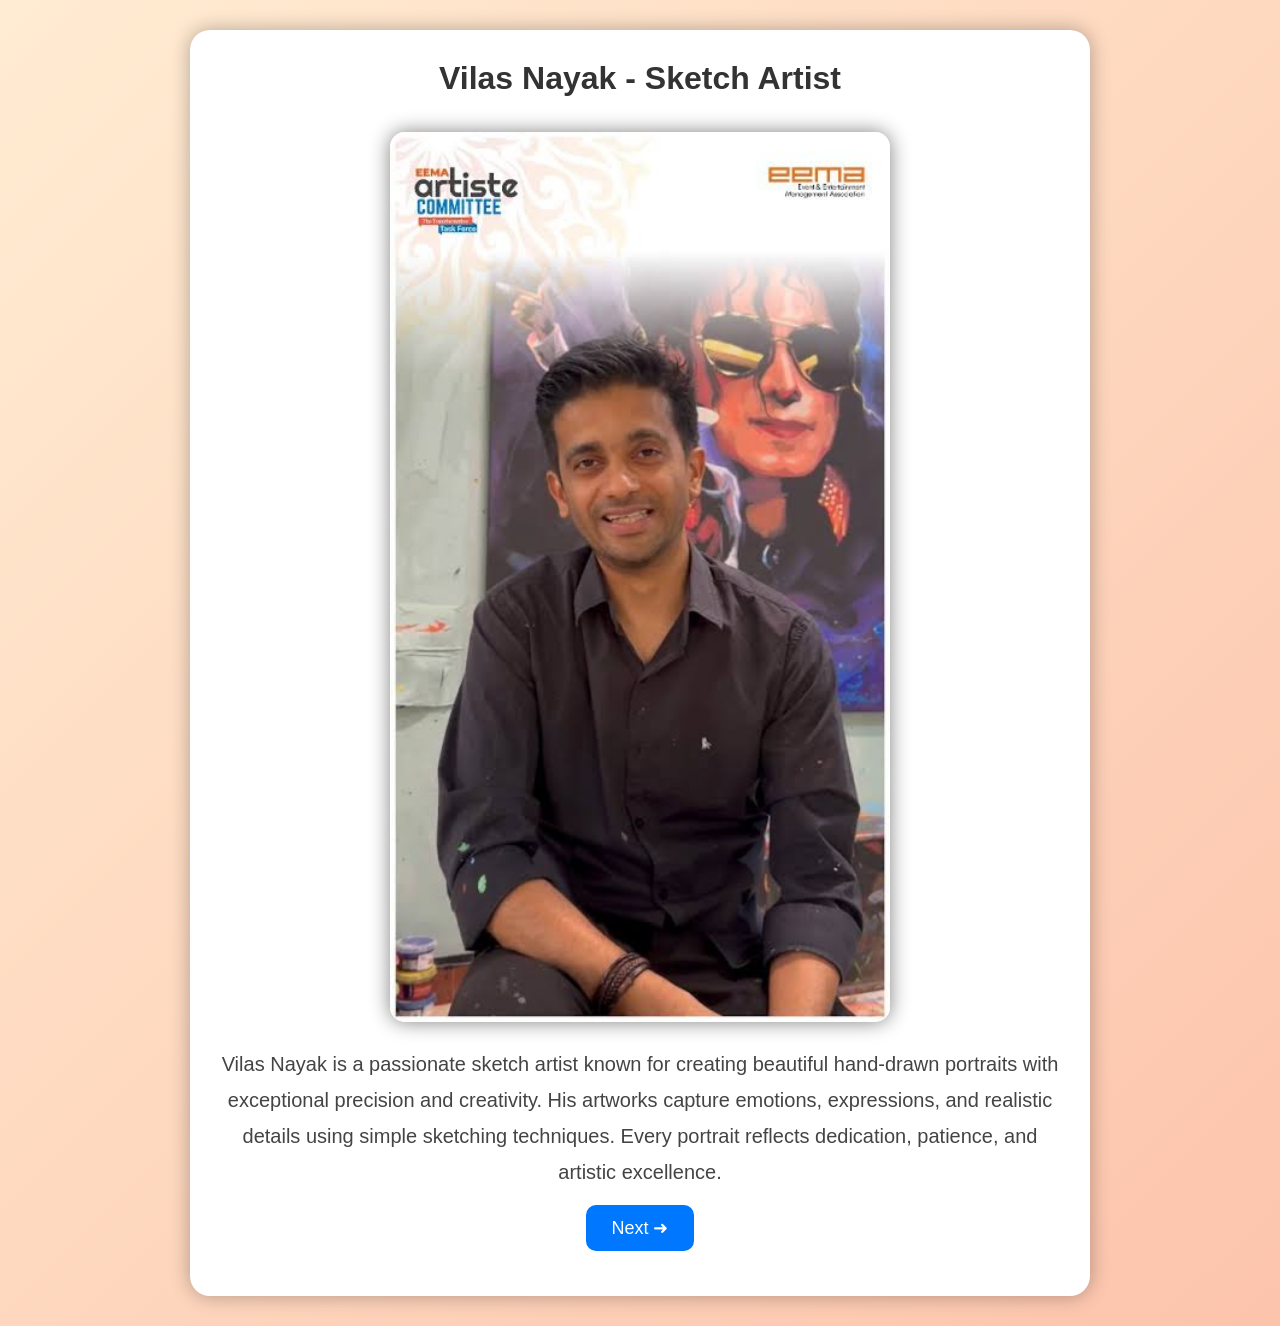
<file: index.html>
<!DOCTYPE html>
<html lang="en">
<head>
<meta charset="UTF-8">
<meta name="viewport" content="width=device-width, initial-scale=1.0">
<title>Vilas Nayak - Sketch Artist</title>

<style>
*{
margin:0;
padding:0;
box-sizing:border-box;
font-family:Arial,sans-serif;
}

body{
background:linear-gradient(135deg,#ffecd2,#fcb69f,#84fab0,#8fd3f4);
background-size:400% 400%;
animation:bg 10s infinite alternate;
text-align:center;
padding:30px;
}

@keyframes bg{
0%{background-position:left;}
100%{background-position:right;}
}

.container{
max-width:900px;
margin:auto;
background:white;
padding:30px;
border-radius:20px;
box-shadow:0 0 20px rgba(0,0,0,.3);
}

img{
width:80%;
max-width:500px;
border-radius:15px;
margin:20px;
box-shadow:0 0 20px gray;
}

h1{
color:#333;
margin-bottom:15px;
}

p{
font-size:20px;
line-height:1.8;
color:#444;
}

a{
display:inline-block;
margin:15px;
padding:12px 25px;
background:#0077ff;
color:white;
text-decoration:none;
border-radius:10px;
font-size:18px;
}

a:hover{
background:#0056cc;
}
</style>

</head>

<body>

<div class="container">

<h1>Vilas Nayak - Sketch Artist</h1>

<img src="vilasnayak1.png" alt="Vilas Nayak">

<p>
Vilas Nayak is a passionate sketch artist known for creating
beautiful hand-drawn portraits with exceptional precision and
creativity. His artworks capture emotions, expressions, and
realistic details using simple sketching techniques. Every portrait
reflects dedication, patience, and artistic excellence.
</p>

<a href="image2.html">Next ➜</a>

</div>

</body>
</html>
</file>
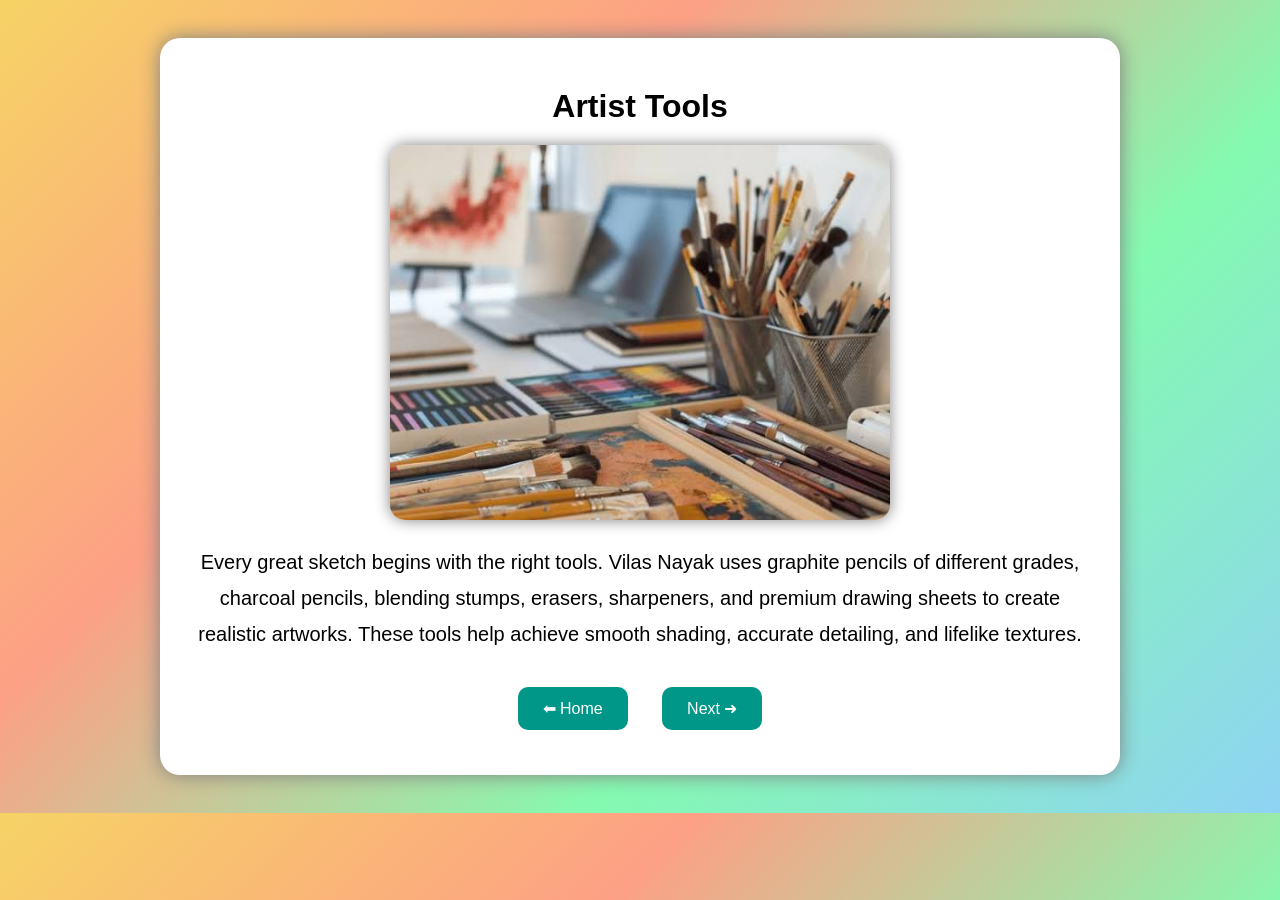
<file: image2.html>
<!DOCTYPE html>
<html lang="en">
<head>
<meta charset="UTF-8">
<meta name="viewport" content="width=device-width, initial-scale=1.0">
<title>Artist Tools</title>

<style>

body{
font-family:Arial;
background:linear-gradient(135deg,#f6d365,#fda085,#84fab0,#8fd3f4);
text-align:center;
padding:30px;
}

.container{
background:white;
padding:30px;
max-width:900px;
margin:auto;
border-radius:20px;
box-shadow:0 0 20px gray;
}

img{
width:80%;
max-width:500px;
border-radius:15px;
box-shadow:0 0 15px gray;
}

h1{
margin:20px;
}

p{
font-size:20px;
line-height:1.8;
}

a{
display:inline-block;
margin:15px;
padding:12px 25px;
background:#009688;
color:white;
text-decoration:none;
border-radius:10px;
}

</style>

</head>

<body>

<div class="container">

<h1>Artist Tools</h1>

<img src="vilasnayak2.png">

<p>

Every great sketch begins with the right tools.
Vilas Nayak uses graphite pencils of different grades,
charcoal pencils, blending stumps, erasers, sharpeners,
and premium drawing sheets to create realistic artworks.
These tools help achieve smooth shading, accurate detailing,
and lifelike textures.

</p>

<a href="index.html">⬅ Home</a>

<a href="image3.html">Next ➜</a>

</div>

</body>
</html>
</file>
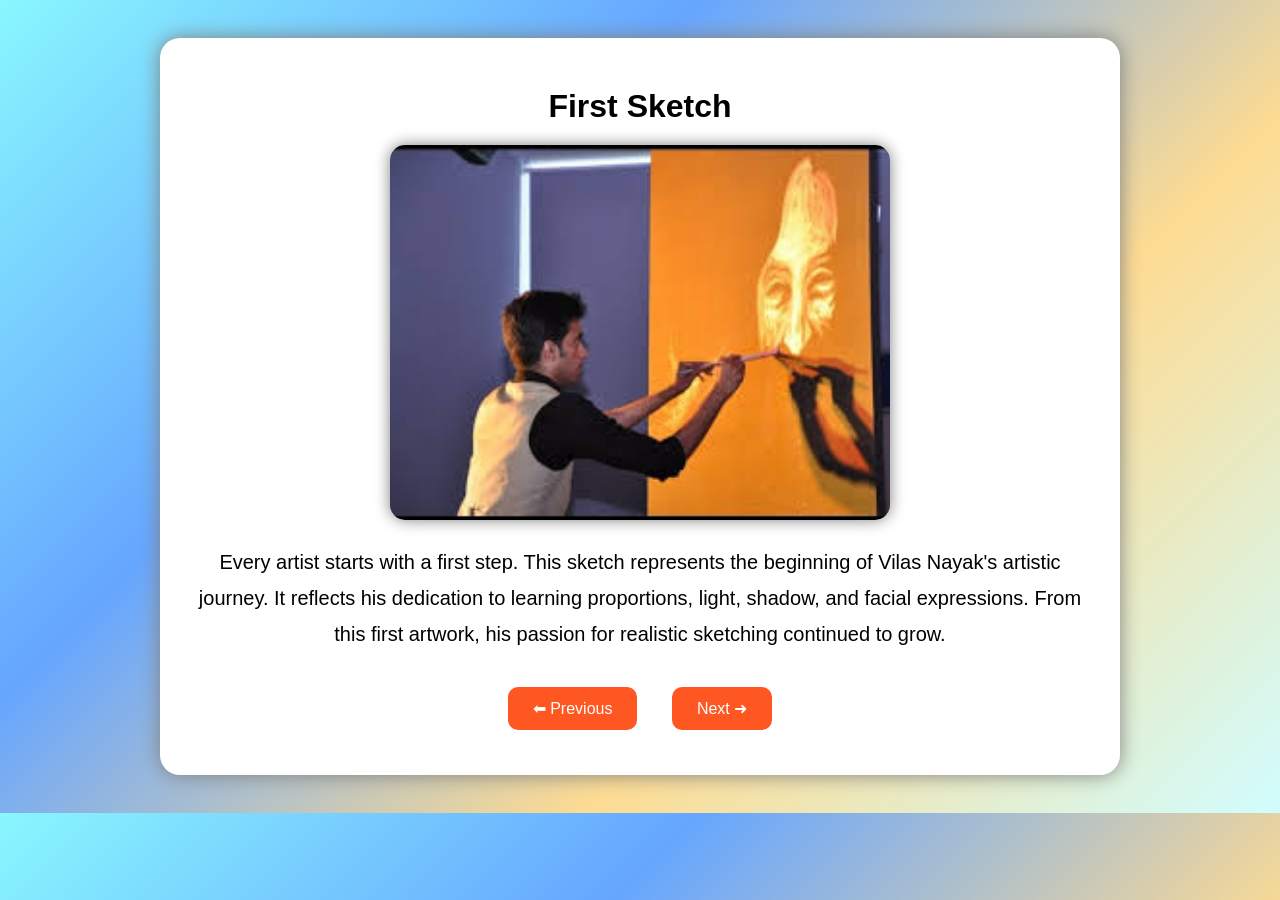
<file: image3.html>
<!DOCTYPE html>
<html lang="en">
<head>

<meta charset="UTF-8">
<meta name="viewport" content="width=device-width, initial-scale=1.0">

<title>First Sketch</title>

<style>

body{

font-family:Arial;
background:linear-gradient(135deg,#89f7fe,#66a6ff,#fddb92,#d1fdff);
padding:30px;
text-align:center;

}

.container{

background:white;
max-width:900px;
margin:auto;
padding:30px;
border-radius:20px;
box-shadow:0 0 20px gray;

}

img{

width:80%;
max-width:500px;
border-radius:15px;
box-shadow:0 0 15px gray;

}

h1{

margin:20px;

}

p{

font-size:20px;
line-height:1.8;

}

a{

display:inline-block;
margin:15px;
padding:12px 25px;
background:#ff5722;
color:white;
text-decoration:none;
border-radius:10px;

}

</style>

</head>

<body>

<div class="container">

<h1>First Sketch</h1>

<img src="vilasnayak4.png">

<p>

Every artist starts with a first step.
This sketch represents the beginning of Vilas Nayak's artistic
journey. It reflects his dedication to learning proportions,
light, shadow, and facial expressions. From this first artwork,
his passion for realistic sketching continued to grow.

</p>

<a href="image2.html">⬅ Previous</a>

<a href="image4.html">Next ➜</a>

</div>

</body>
</html>
</file>
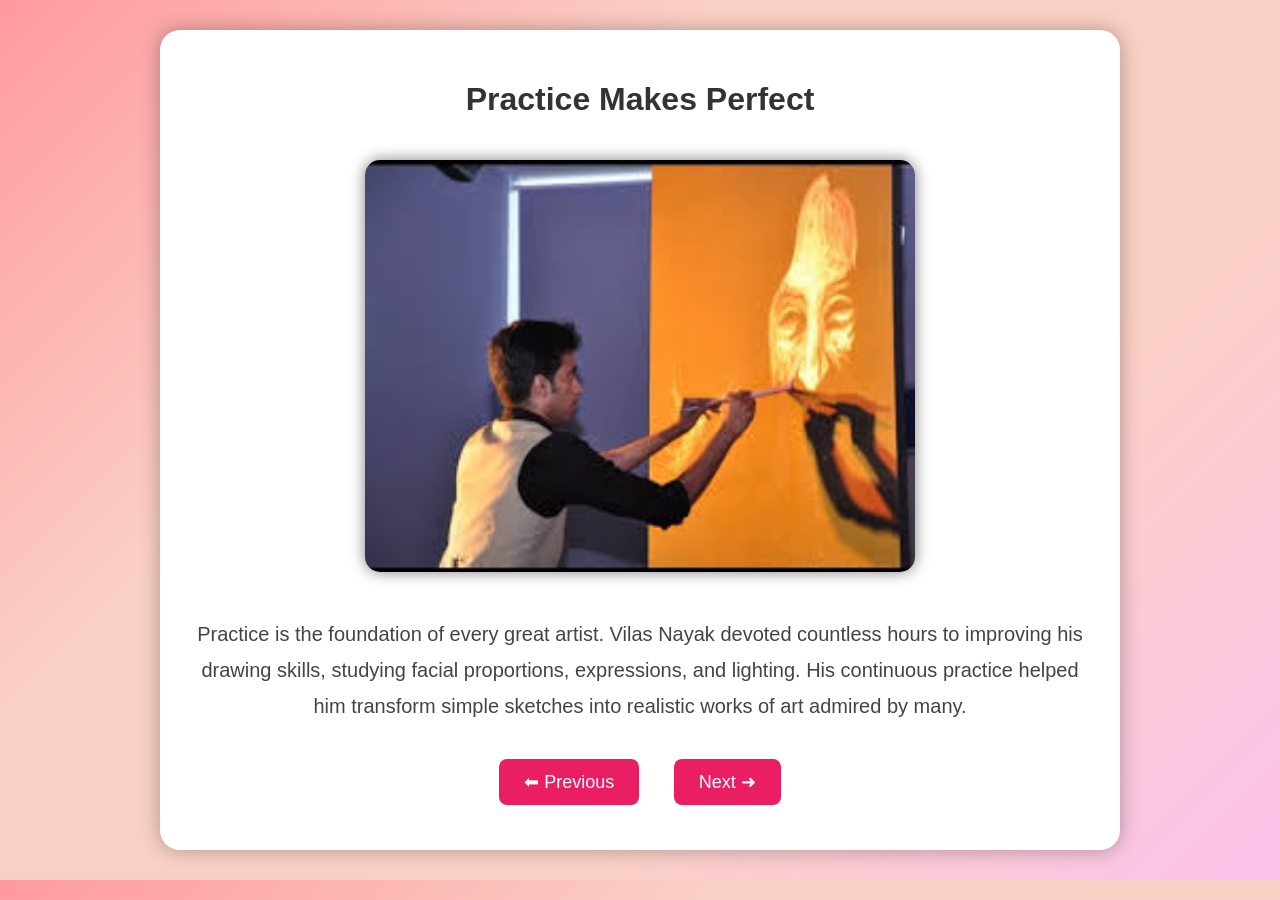
<file: image4.html>
<!DOCTYPE html>
<html lang="en">
<head>
<meta charset="UTF-8">
<meta name="viewport" content="width=device-width, initial-scale=1.0">
<title>Practice</title>

<style>
body{
font-family:Arial,sans-serif;
margin:0;
padding:30px;
text-align:center;
background:linear-gradient(135deg,#ff9a9e,#fad0c4,#fad0c4,#fbc2eb);
}

.container{
max-width:900px;
margin:auto;
background:white;
padding:30px;
border-radius:20px;
box-shadow:0 0 20px rgba(0,0,0,.3);
}

img{
width:80%;
max-width:550px;
border-radius:15px;
box-shadow:0 0 15px gray;
margin:20px;
}

h1{
color:#333;
}

p{
font-size:20px;
line-height:1.8;
color:#444;
}

a{
display:inline-block;
margin:15px;
padding:12px 25px;
background:#e91e63;
color:white;
text-decoration:none;
border-radius:8px;
font-size:18px;
}

a:hover{
background:#c2185b;
}
</style>

</head>

<body>

<div class="container">

<h1>Practice Makes Perfect</h1>

<img src="vilasnayak4.png" alt="Practice">

<p>
Practice is the foundation of every great artist. Vilas Nayak devoted
countless hours to improving his drawing skills, studying facial
proportions, expressions, and lighting. His continuous practice helped
him transform simple sketches into realistic works of art admired by many.
</p>

<a href="image3.html">⬅ Previous</a>
<a href="image5.html">Next ➜</a>

</div>

</body>
</html>
</file>
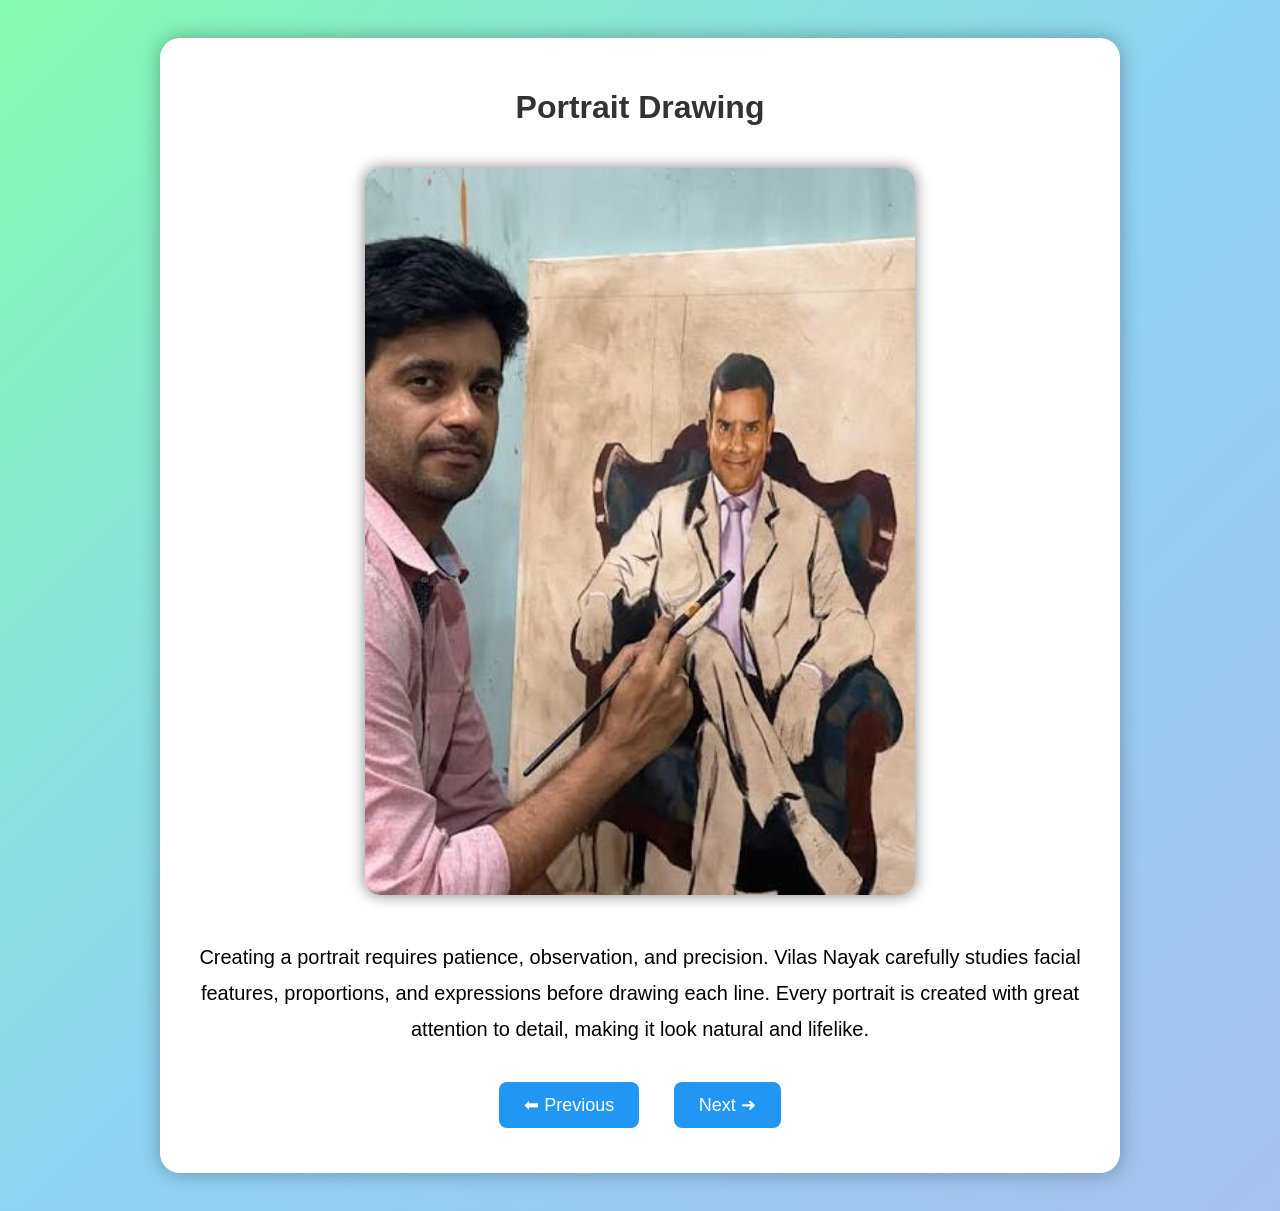
<file: image5.html>
<!DOCTYPE html>
<html lang="en">
<head>
<meta charset="UTF-8">
<meta name="viewport" content="width=device-width, initial-scale=1.0">
<title>Portrait Drawing</title>

<style>
body{
font-family:Arial,sans-serif;
background:linear-gradient(135deg,#84fab0,#8fd3f4,#a6c1ee);
padding:30px;
text-align:center;
}

.container{
background:white;
max-width:900px;
margin:auto;
padding:30px;
border-radius:20px;
box-shadow:0 0 20px rgba(0,0,0,.3);
}

img{
width:80%;
max-width:550px;
border-radius:15px;
box-shadow:0 0 15px gray;
margin:20px;
}

h1{
color:#333;
}

p{
font-size:20px;
line-height:1.8;
}

a{
display:inline-block;
margin:15px;
padding:12px 25px;
background:#2196f3;
color:white;
text-decoration:none;
border-radius:8px;
font-size:18px;
}

a:hover{
background:#1565c0;
}
</style>

</head>

<body>

<div class="container">

<h1>Portrait Drawing</h1>

<img src="vilasnayak5.png" alt="Portrait Drawing">

<p>
Creating a portrait requires patience, observation, and precision.
Vilas Nayak carefully studies facial features, proportions, and
expressions before drawing each line. Every portrait is created with
great attention to detail, making it look natural and lifelike.
</p>

<a href="image4.html">⬅ Previous</a>
<a href="image6.html">Next ➜</a>

</div>

</body>
</html>
</file>
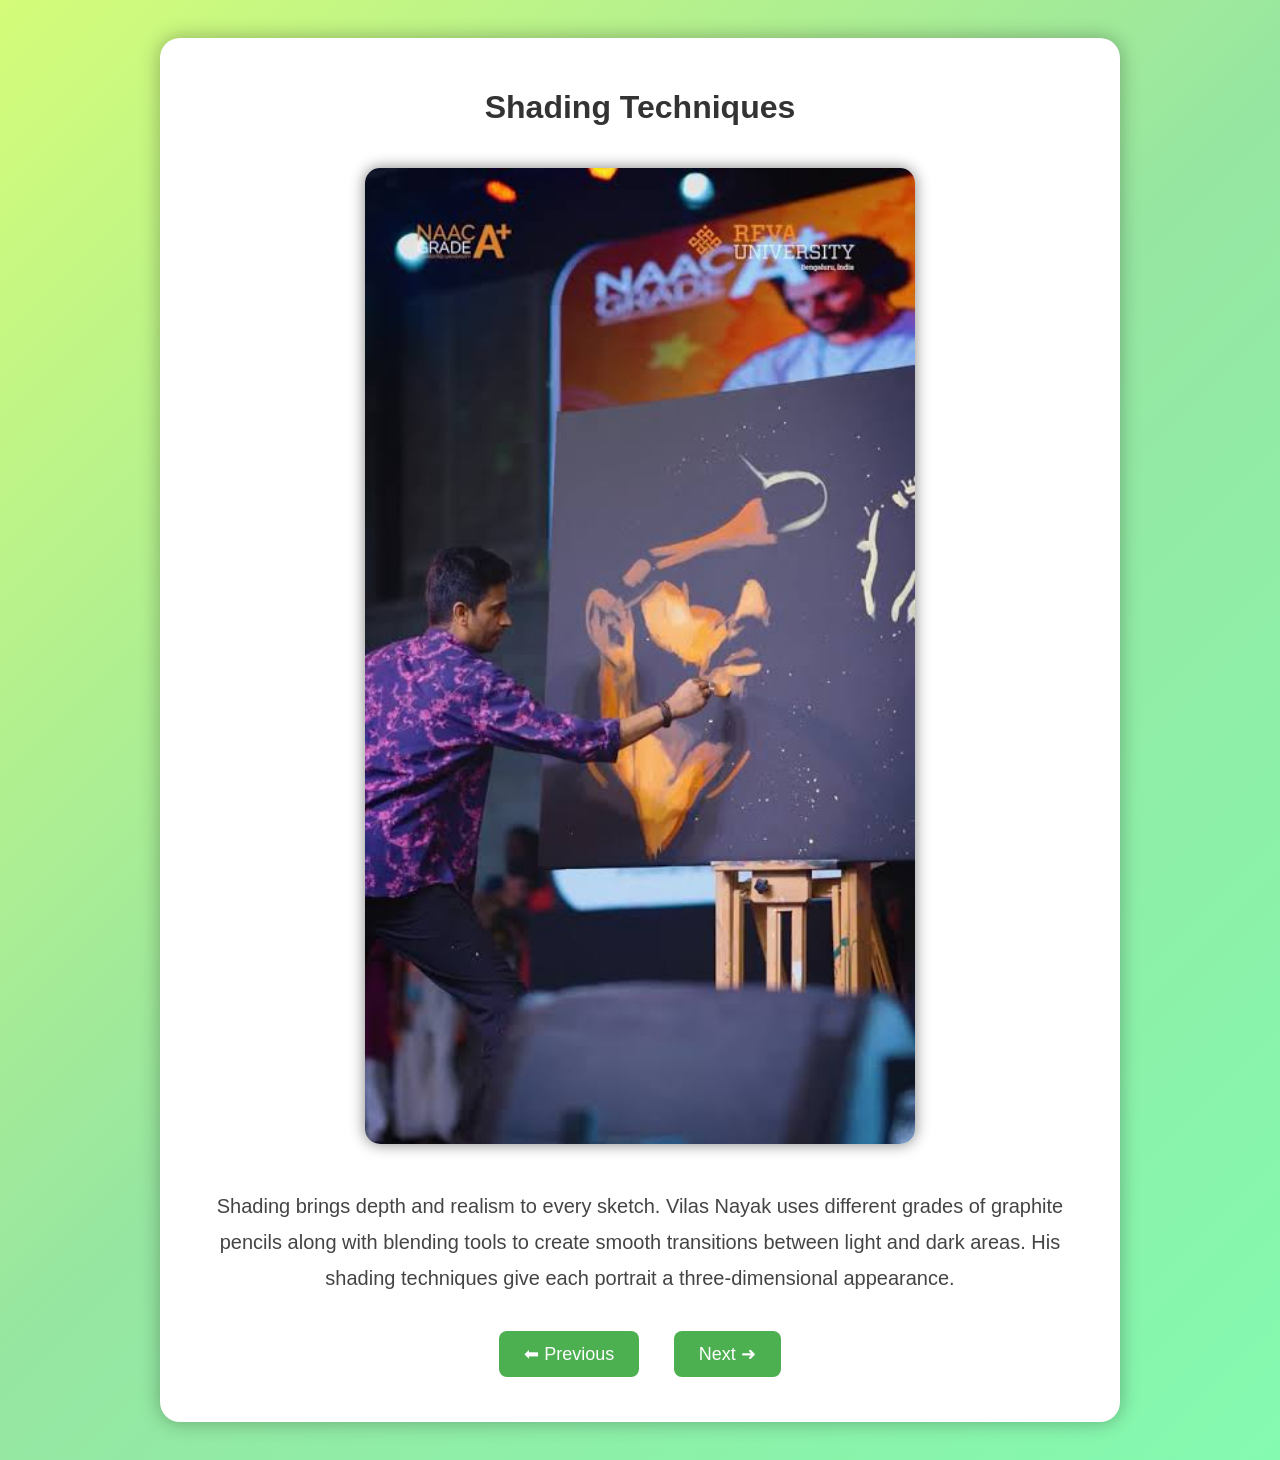
<file: image6.html>
<!DOCTYPE html>
<html lang="en">
<head>
<meta charset="UTF-8">
<meta name="viewport" content="width=device-width, initial-scale=1.0">
<title>Shading Techniques</title>

<style>
body{
font-family:Arial,sans-serif;
background:linear-gradient(135deg,#d4fc79,#96e6a1,#84fab0);
padding:30px;
text-align:center;
}

.container{
max-width:900px;
margin:auto;
background:white;
padding:30px;
border-radius:20px;
box-shadow:0 0 20px rgba(0,0,0,.3);
}

img{
width:80%;
max-width:550px;
border-radius:15px;
box-shadow:0 0 15px gray;
margin:20px;
}

h1{
color:#333;
}

p{
font-size:20px;
line-height:1.8;
color:#444;
}

a{
display:inline-block;
margin:15px;
padding:12px 25px;
background:#4caf50;
color:white;
text-decoration:none;
border-radius:8px;
font-size:18px;
}

a:hover{
background:#2e7d32;
}
</style>

</head>

<body>

<div class="container">

<h1>Shading Techniques</h1>

<img src="vilasnayak6.png" alt="Shading">

<p>
Shading brings depth and realism to every sketch. Vilas Nayak uses
different grades of graphite pencils along with blending tools to
create smooth transitions between light and dark areas. His shading
techniques give each portrait a three-dimensional appearance.
</p>

<a href="image5.html">⬅ Previous</a>
<a href="image7.html">Next ➜</a>

</div>

</body>
</html>
</file>
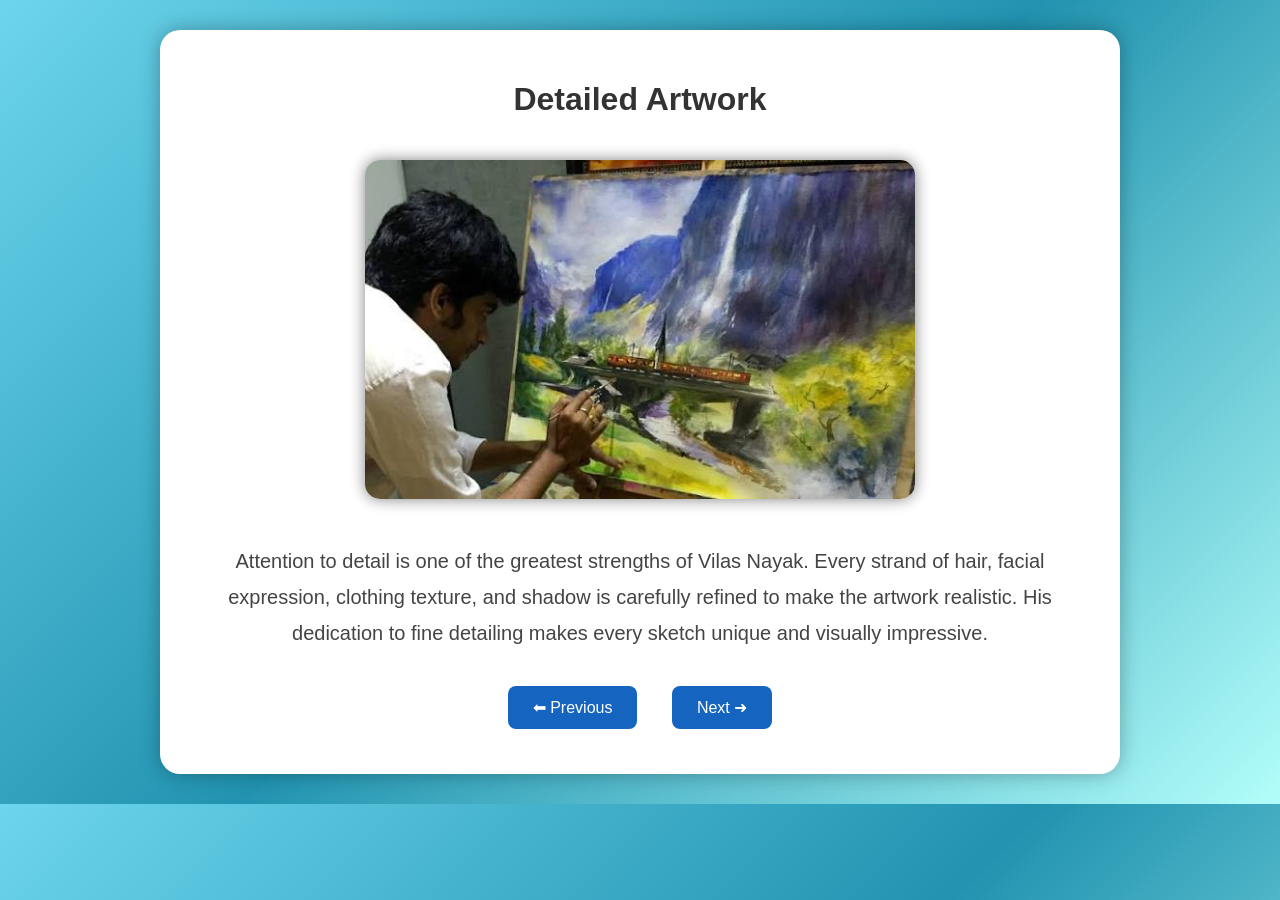
<file: image7.html>
<!DOCTYPE html>
<html lang="en">
<head>
<meta charset="UTF-8">
<meta name="viewport" content="width=device-width, initial-scale=1.0">
<title>Detailed Artwork</title>

<style>
body{
font-family:Arial,sans-serif;
margin:0;
padding:30px;
text-align:center;
background:linear-gradient(135deg,#6dd5ed,#2193b0,#b2fefa);
}

.container{
max-width:900px;
margin:auto;
background:#fff;
padding:30px;
border-radius:20px;
box-shadow:0 0 20px rgba(0,0,0,.3);
}

img{
width:80%;
max-width:550px;
border-radius:15px;
box-shadow:0 0 15px gray;
margin:20px;
}

h1{color:#333;}

p{
font-size:20px;
line-height:1.8;
color:#444;
}

a{
display:inline-block;
margin:15px;
padding:12px 25px;
background:#1565c0;
color:white;
text-decoration:none;
border-radius:8px;
}
</style>

</head>

<body>

<div class="container">

<h1>Detailed Artwork</h1>

<img src="vilasnayak7.png" alt="Detailed Artwork">

<p>
Attention to detail is one of the greatest strengths of Vilas Nayak.
Every strand of hair, facial expression, clothing texture, and shadow
is carefully refined to make the artwork realistic. His dedication to
fine detailing makes every sketch unique and visually impressive.
</p>

<a href="image6.html">⬅ Previous</a>
<a href="image8.html">Next ➜</a>

</div>

</body>
</html>
</file>
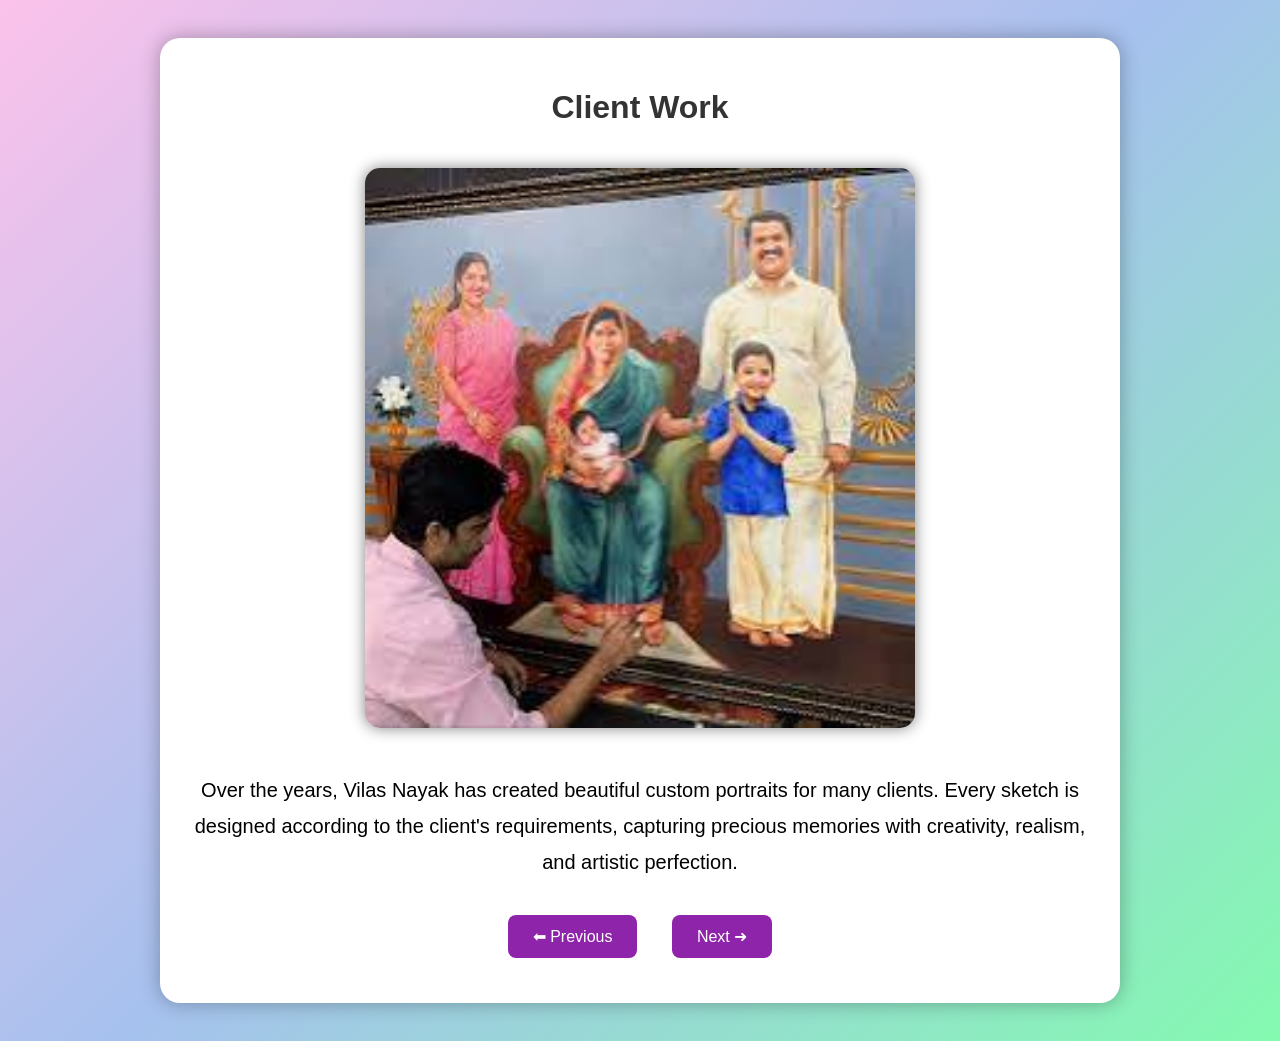
<file: image8.html>
<!DOCTYPE html>
<html lang="en">
<head>
<meta charset="UTF-8">
<meta name="viewport" content="width=device-width, initial-scale=1.0">
<title>Client Work</title>

<style>
body{
font-family:Arial,sans-serif;
text-align:center;
padding:30px;
background:linear-gradient(135deg,#fbc2eb,#a6c1ee,#84fab0);
}

.container{
max-width:900px;
margin:auto;
background:white;
padding:30px;
border-radius:20px;
box-shadow:0 0 20px rgba(0,0,0,.3);
}

img{
width:80%;
max-width:550px;
border-radius:15px;
box-shadow:0 0 15px gray;
margin:20px;
}

h1{color:#333;}

p{
font-size:20px;
line-height:1.8;
}

a{
display:inline-block;
margin:15px;
padding:12px 25px;
background:#8e24aa;
color:white;
text-decoration:none;
border-radius:8px;
}
</style>

</head>

<body>

<div class="container">

<h1>Client Work</h1>

<img src="vilasnayak8.png" alt="Client Work">

<p>
Over the years, Vilas Nayak has created beautiful custom portraits
for many clients. Every sketch is designed according to the client's
requirements, capturing precious memories with creativity, realism,
and artistic perfection.
</p>

<a href="image7.html">⬅ Previous</a>
<a href="image9.html">Next ➜</a>

</div>

</body>
</html>
</file>
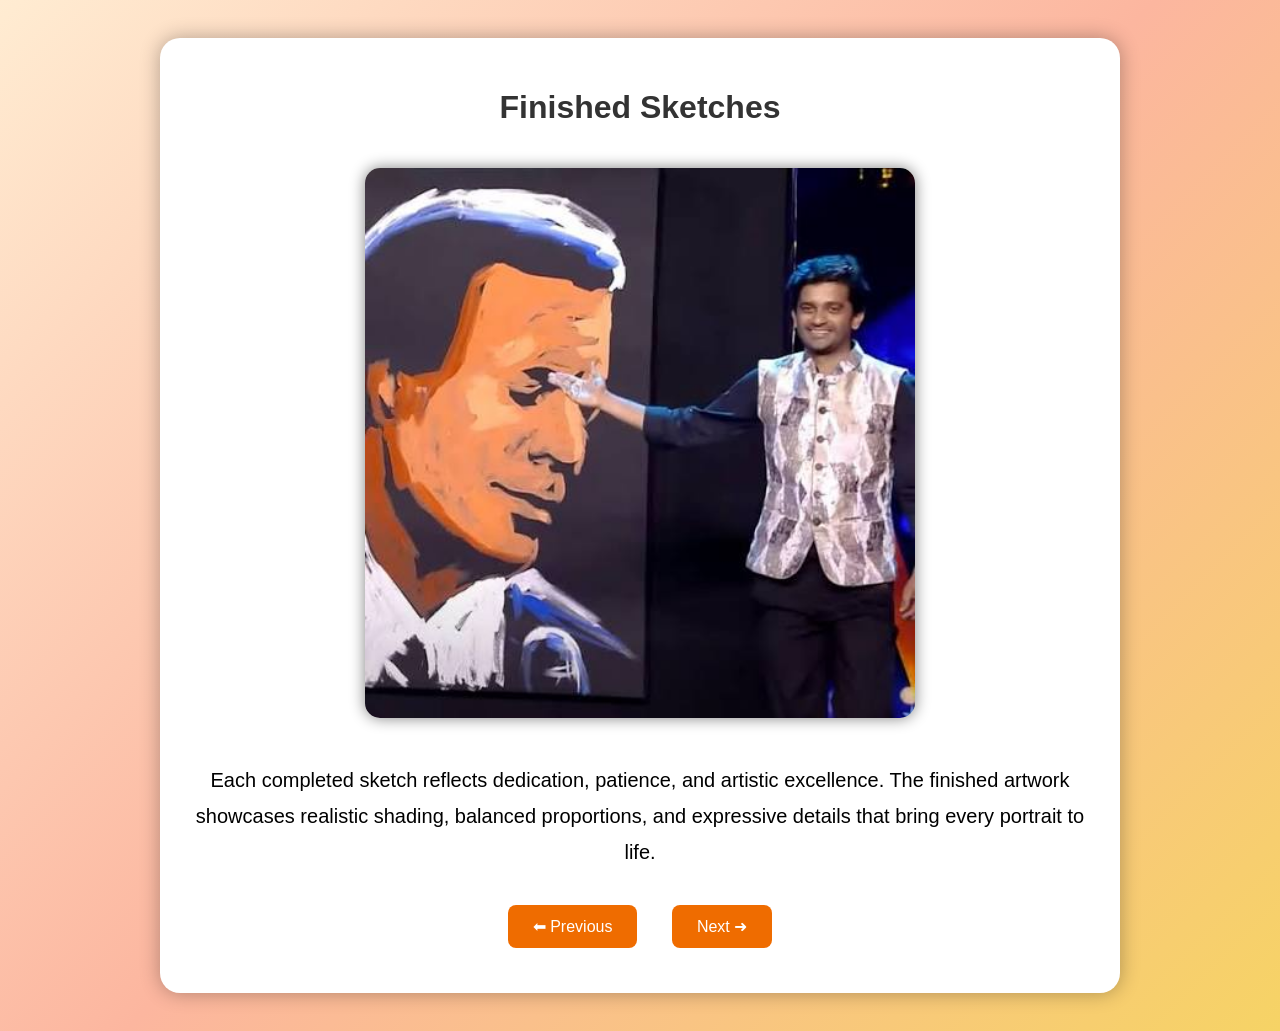
<file: image9.html>
<!DOCTYPE html>
<html lang="en">
<head>
<meta charset="UTF-8">
<meta name="viewport" content="width=device-width, initial-scale=1.0">
<title>Finished Sketches</title>

<style>
body{
font-family:Arial,sans-serif;
text-align:center;
padding:30px;
background:linear-gradient(135deg,#ffecd2,#fcb69f,#f6d365);
}

.container{
max-width:900px;
margin:auto;
background:white;
padding:30px;
border-radius:20px;
box-shadow:0 0 20px rgba(0,0,0,.3);
}

img{
width:80%;
max-width:550px;
border-radius:15px;
box-shadow:0 0 15px gray;
margin:20px;
}

h1{color:#333;}

p{
font-size:20px;
line-height:1.8;
}

a{
display:inline-block;
margin:15px;
padding:12px 25px;
background:#ef6c00;
color:white;
text-decoration:none;
border-radius:8px;
}
</style>

</head>

<body>

<div class="container">

<h1>Finished Sketches</h1>

<img src="vilasnayak9.png" alt="Finished Sketches">

<p>
Each completed sketch reflects dedication, patience, and artistic
excellence. The finished artwork showcases realistic shading,
balanced proportions, and expressive details that bring every portrait
to life.
</p>

<a href="image8.html">⬅ Previous</a>
<a href="image10.html">Next ➜</a>

</div>

</body>
</html>
</file>
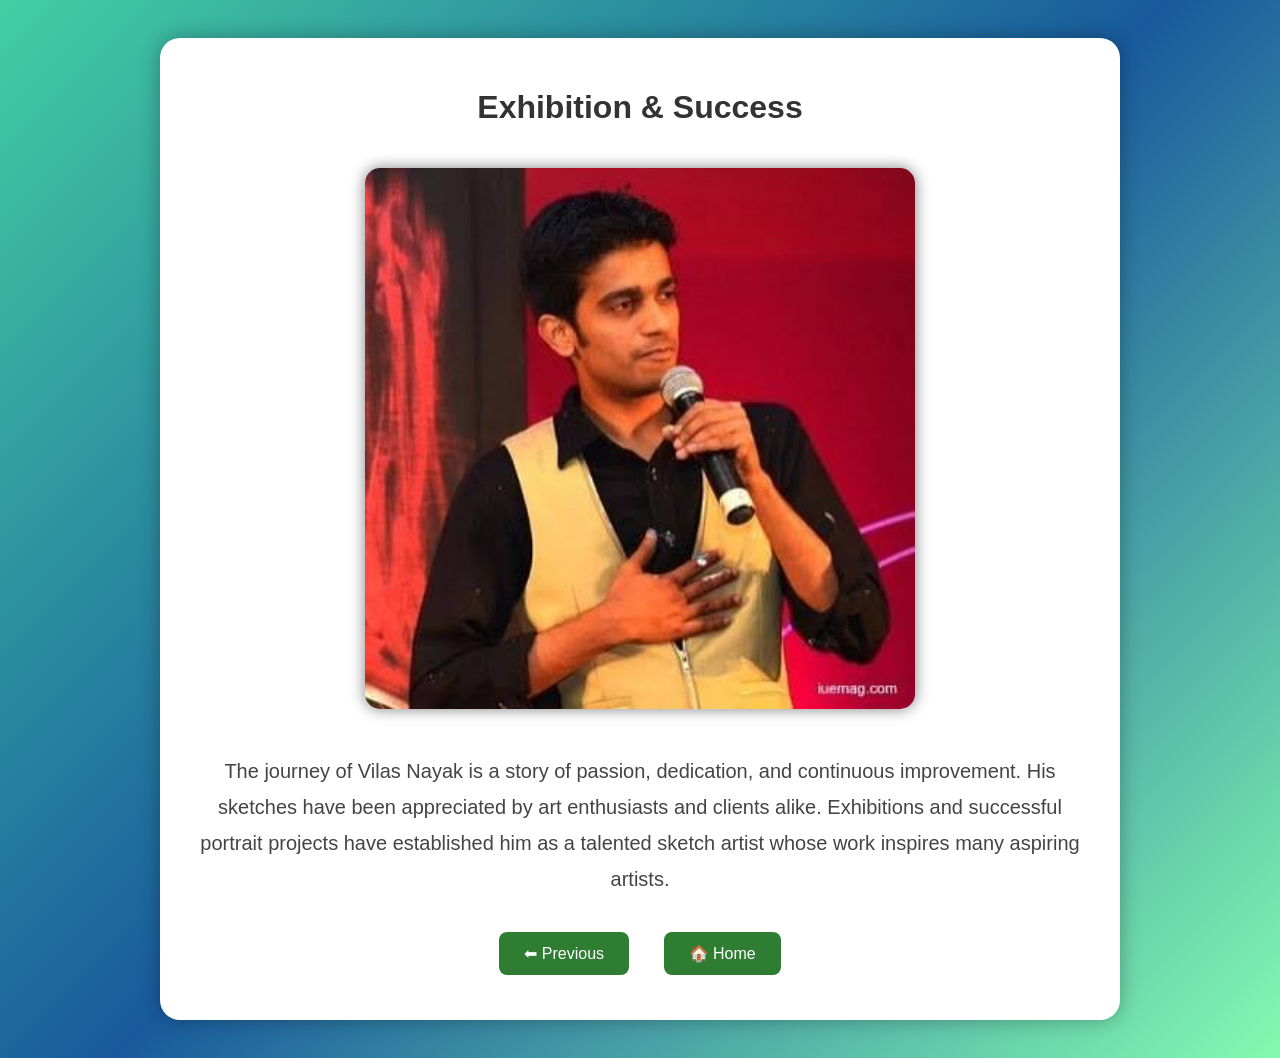
<file: imgae10.html>
<!DOCTYPE html>
<html lang="en">
<head>
<meta charset="UTF-8">
<meta name="viewport" content="width=device-width, initial-scale=1.0">
<title>Exhibition & Success</title>

<style>
body{
font-family:Arial,sans-serif;
text-align:center;
padding:30px;
background:linear-gradient(135deg,#43cea2,#185a9d,#84fab0);
}

.container{
max-width:900px;
margin:auto;
background:white;
padding:30px;
border-radius:20px;
box-shadow:0 0 20px rgba(0,0,0,.3);
}

img{
width:80%;
max-width:550px;
border-radius:15px;
box-shadow:0 0 15px gray;
margin:20px;
}

h1{
color:#333;
}

p{
font-size:20px;
line-height:1.8;
color:#444;
}

a{
display:inline-block;
margin:15px;
padding:12px 25px;
background:#2e7d32;
color:white;
text-decoration:none;
border-radius:8px;
}
</style>

</head>

<body>

<div class="container">

<h1>Exhibition & Success</h1>

<img src="vilasnayak10.png" alt="Exhibition and Success">

<p>
The journey of Vilas Nayak is a story of passion, dedication, and
continuous improvement. His sketches have been appreciated by art
enthusiasts and clients alike. Exhibitions and successful portrait
projects have established him as a talented sketch artist whose work
inspires many aspiring artists.
</p>

<a href="image9.html">⬅ Previous</a>
<a href="index.html">🏠 Home</a>

</div>

</body>
</html>
</file>
